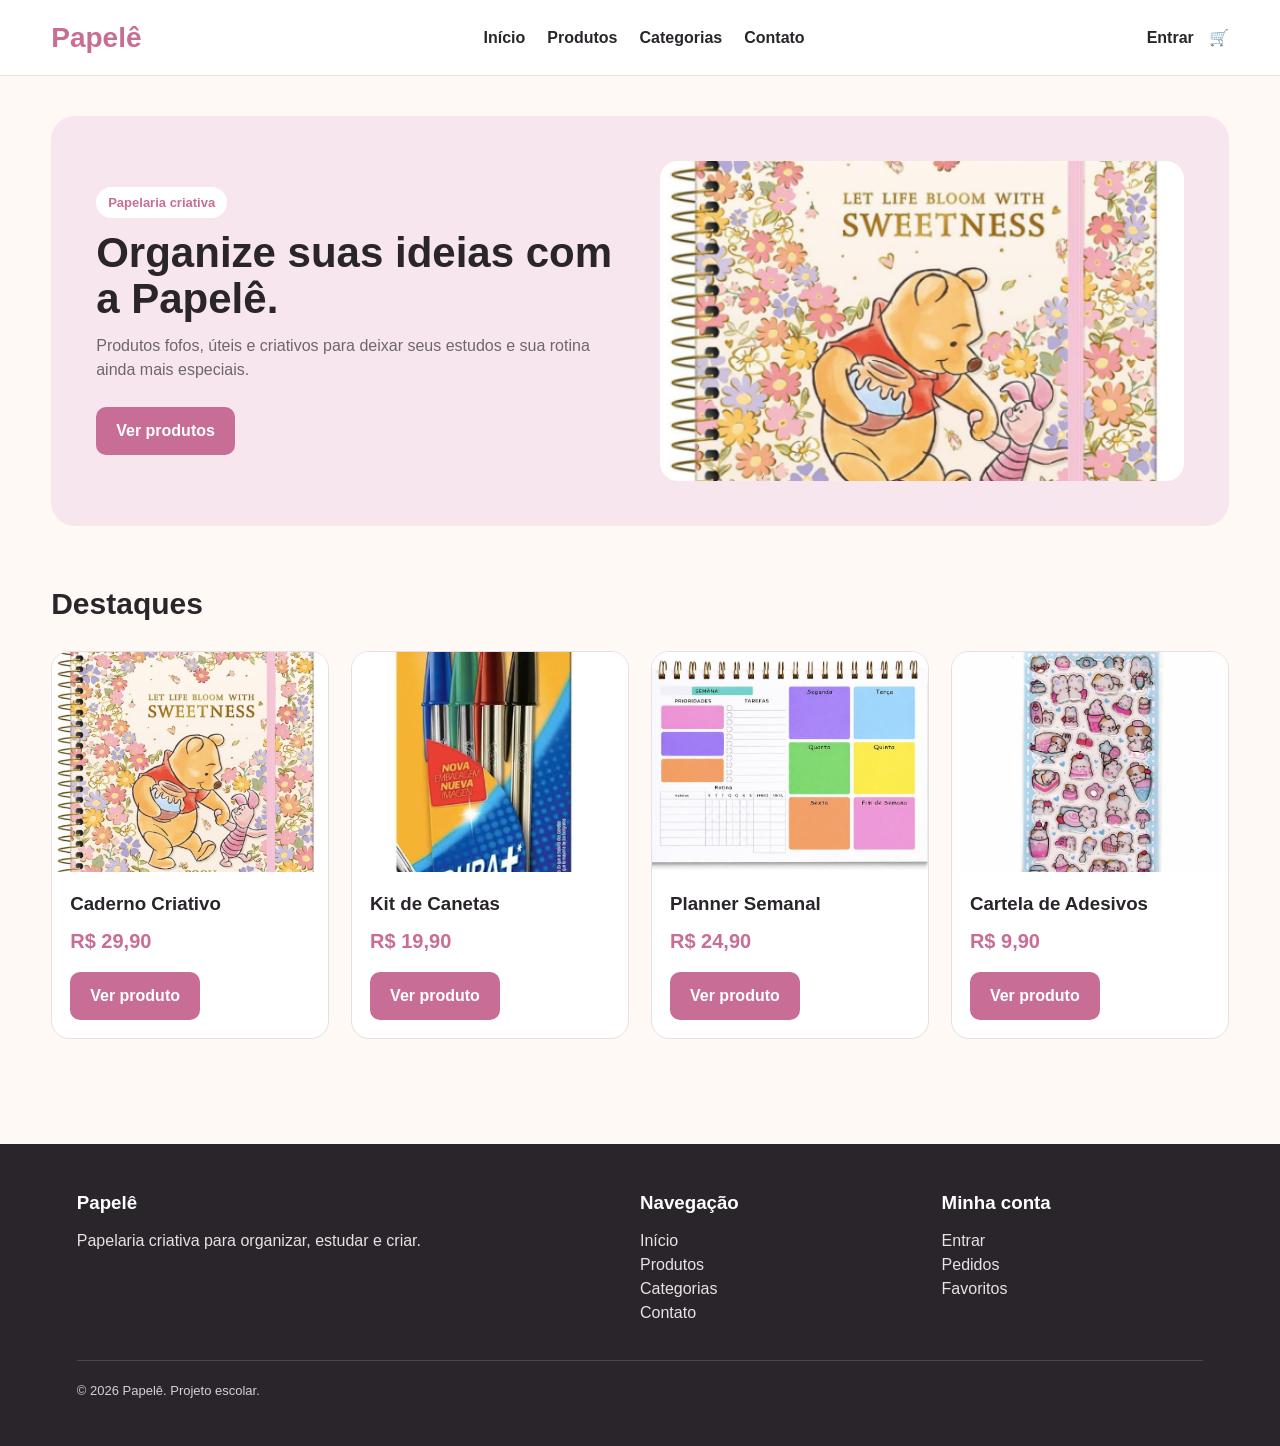
<file: papele/index.html>
<!DOCTYPE html>
<html lang="pt-BR">

<head>
    <meta charset="UTF-8">
    <meta name="viewport" content="width=device-width, initial-scale=1.0">

    <title>Papelê | Papelaria Criativa</title>

    <!-- CSS -->
    <link rel="stylesheet" href="../css/style.css">
</head>

<body>

    <!-- HEADER -->
    <header>
        <div class="header">

            <a href="index.html" class="logo">Papelê</a>

            <nav>
                <a href="index.html">Início</a>
                <a href="produtos.html">Produtos</a>
                <a href="categorias.html">Categorias</a>
                <a href="contato.html">Contato</a>
            </nav>

            <div class="acoes">
                <a href="login.html">Entrar</a>
                <a href="carrinho.html">🛒</a>
            </div>

        </div>
    </header>


    <!-- CONTEÚDO PRINCIPAL -->
    <main>

        <!-- BANNER -->
        <section class="banner container">

            <div class="banner-texto">

                <span class="tag">Papelaria criativa</span>

                <h1>
                    Organize suas ideias com a Papelê.
                </h1>

                <p>
                    Produtos fofos, úteis e criativos para deixar
                    seus estudos e sua rotina ainda mais especiais.
                </p>

                <a href="produtos.html" class="botao">
                    Ver produtos
                </a>

            </div>

            <div class="banner-imagem">
                <img src="../imagens/caderno.jpg" alt="Caderno criativo">
            </div>

        </section>


        <!-- DESTAQUES -->
        <section class="secao container">

            <h2 class="titulo-secao">
                Destaques
            </h2>

            <div class="produtos">

                <!-- PRODUTO 1 -->
                <article class="produto">

                    <img src="../imagens/caderno.jpg"
                         alt="Caderno Criativo">

                    <div class="produto-info">

                        <h3>Caderno Criativo</h3>

                        <p class="preco">
                            R$ 29,90
                        </p>

                        <a href="produto.html" class="botao">
                            Ver produto
                        </a>

                    </div>

                </article>


                <!-- PRODUTO 2 -->
                <article class="produto">

                    <img src="../imagens/canetas.jpg"
                         alt="Kit de Canetas">

                    <div class="produto-info">

                        <h3>Kit de Canetas</h3>

                        <p class="preco">
                            R$ 19,90
                        </p>

                        <a href="produtos.html" class="botao">
                            Ver produto
                        </a>

                    </div>

                </article>


                <!-- PRODUTO 3 -->
                <article class="produto">

                    <img src="../imagens/planner.jpg"
                         alt="Planner Semanal">

                    <div class="produto-info">

                        <h3>Planner Semanal</h3>

                        <p class="preco">
                            R$ 24,90
                        </p>

                        <a href="produtos.html" class="botao">
                            Ver produto
                        </a>

                    </div>

                </article>


                <!-- PRODUTO 4 -->
                <article class="produto">

                    <img src="../imagens/adesivos.jpg"
                         alt="Cartela de Adesivos">

                    <div class="produto-info">

                        <h3>Cartela de Adesivos</h3>

                        <p class="preco">
                            R$ 9,90
                        </p>

                        <a href="produtos.html" class="botao">
                            Ver produto
                        </a>

                    </div>

                </article>

            </div>

        </section>

    </main>


    <!-- FOOTER -->
    <footer>

        <div class="footer">

            <div>
                <h3>Papelê</h3>

                <p>
                    Papelaria criativa para organizar,
                    estudar e criar.
                </p>
            </div>


            <div>

                <h3>Navegação</h3>

                <a href="index.html">Início</a><br>
                <a href="produtos.html">Produtos</a><br>
                <a href="categorias.html">Categorias</a><br>
                <a href="contato.html">Contato</a>

            </div>


            <div>

                <h3>Minha conta</h3>

                <a href="login.html">Entrar</a><br>
                <a href="pedidos.html">Pedidos</a><br>
                <a href="favoritos.html">Favoritos</a>

            </div>

        </div>

        <p class="copyright">
            © 2026 Papelê. Projeto escolar.
        </p>

    </footer>

</body>

</html>
</file>
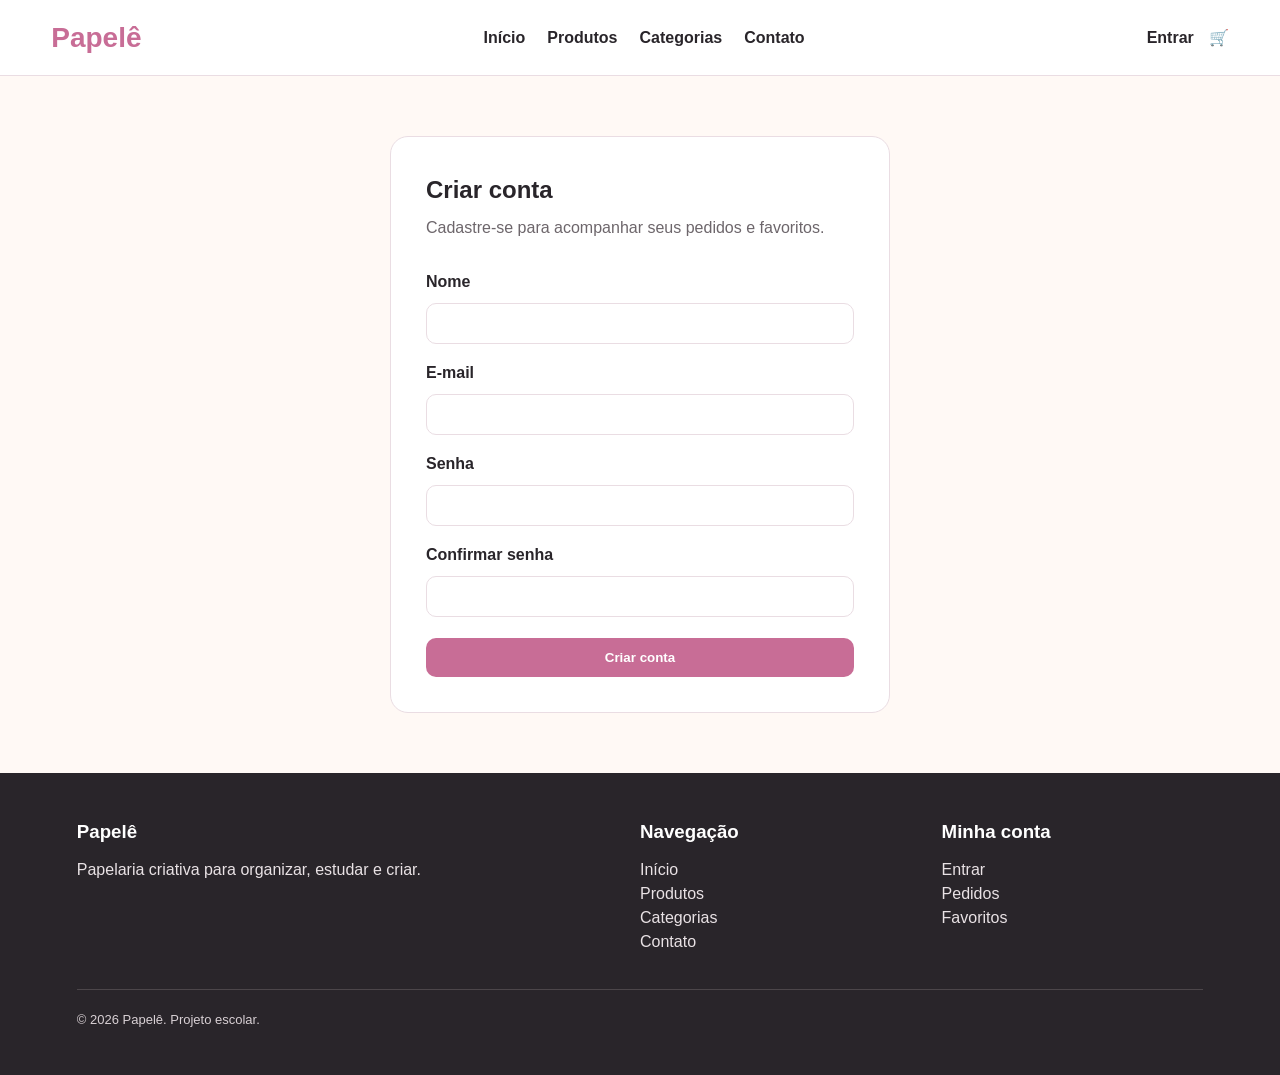
<file: papele/cadastro.html>
<!DOCTYPE html>
<html lang="pt-BR">

<head>

    <meta charset="UTF-8">

    <meta name="viewport"
          content="width=device-width, initial-scale=1.0">

    <title>Papelê | Cadastro</title>

   <link rel="stylesheet" href="../css/style.css">
</head>

<body>

    <header>

        <div class="header">

            <a href="index.html"
               class="logo">
                Papelê
            </a>

            <nav>

                <a href="index.html">
                    Início
                </a>

                <a href="produtos.html">
                    Produtos
                </a>

                <a href="categorias.html">
                    Categorias
                </a>

                <a href="contato.html">
                    Contato
                </a>

            </nav>

            <div class="acoes">

                <a href="login.html">
                    Entrar
                </a>

                <a href="carrinho.html">
                    🛒
                </a>

            </div>

        </div>

    </header>


    <main class="container">

        <section class="login-container">

            <h1>
                Criar conta
            </h1>

            <p>
                Cadastre-se para acompanhar seus
                pedidos e favoritos.
            </p>


            <form>

                <label for="nome">
                    Nome
                </label>

                <input
                    type="text"
                    id="nome"
                    required
                >


                <label for="email">
                    E-mail
                </label>

                <input
                    type="email"
                    id="email"
                    required
                >


                <label for="senha">
                    Senha
                </label>

                <input
                    type="password"
                    id="senha"
                    required
                >


                <label for="confirmar">
                    Confirmar senha
                </label>

                <input
                    type="password"
                    id="confirmar"
                    required
                >


                <button
                    type="submit"
                    class="botao">
                    Criar conta
                </button>

            </form>

        </section>

    </main>


    <footer>

        <div class="footer">

            <div>

                <h3>Papelê</h3>

                <p>
                    Papelaria criativa para organizar,
                    estudar e criar.
                </p>

            </div>

            <div>

                <h3>Navegação</h3>

                <a href="index.html">Início</a><br>
                <a href="produtos.html">Produtos</a><br>
                <a href="categorias.html">Categorias</a><br>
                <a href="contato.html">Contato</a>

            </div>

            <div>

                <h3>Minha conta</h3>

                <a href="login.html">Entrar</a><br>
                <a href="pedidos.html">Pedidos</a><br>
                <a href="favoritos.html">Favoritos</a>

            </div>

        </div>

        <p class="copyright">
            ©️ 2026 Papelê. Projeto escolar.
        </p>

    </footer>

</body>

</html>
</file>
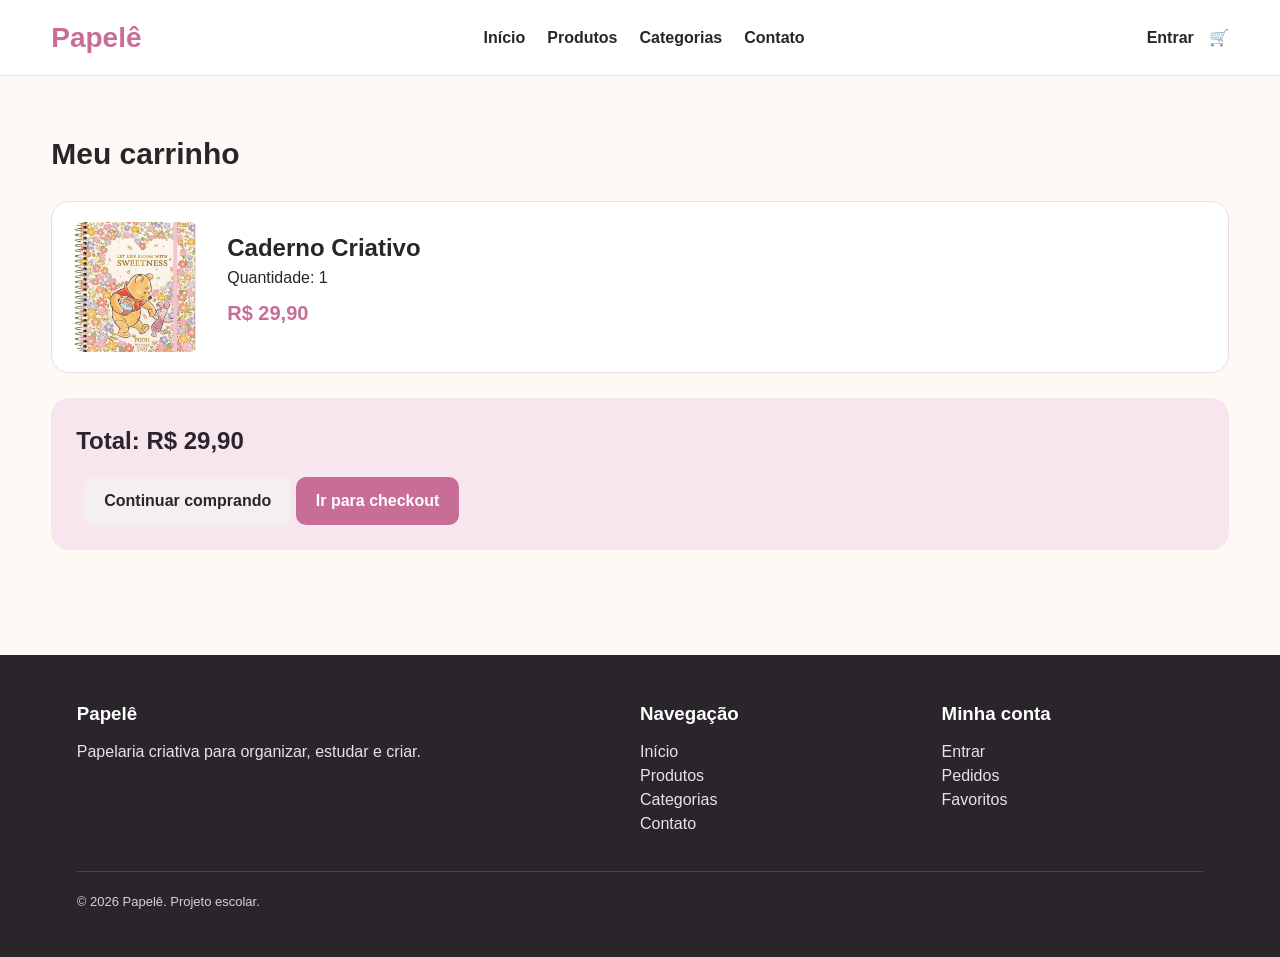
<file: papele/carrinho.html>
<!DOCTYPE html>
<html lang="pt-BR">

<head>

    <meta charset="UTF-8">

    <meta name="viewport"
          content="width=device-width, initial-scale=1.0">

    <title>Papelê | Carrinho</title>

   <link rel="stylesheet" href="../css/style.css">
</head>

<body>

    <header>

        <div class="header">

            <a href="index.html"
               class="logo">
                Papelê
            </a>

            <nav>

                <a href="index.html">
                    Início
                </a>

                <a href="produtos.html">
                    Produtos
                </a>

                <a href="categorias.html">
                    Categorias
                </a>

                <a href="contato.html">
                    Contato
                </a>

            </nav>

            <div class="acoes">

                <a href="login.html">
                    Entrar
                </a>

                <a href="carrinho.html">
                    🛒
                </a>

            </div>

        </div>

    </header>


    <main class="container">

        <section class="secao">

            <h1 class="titulo-secao">
                Meu carrinho
            </h1>


            <div class="carrinho-item">

                <img src="../imagens/caderno.jpg"
                     alt="Caderno Criativo">

                <div>

                    <h2>
                        Caderno Criativo
                    </h2>

                    <p>
                        Quantidade: 1
                    </p>

                    <p class="preco">
                        R$ 29,90
                    </p>

                </div>

            </div>


            <div class="carrinho-total">

                <h2>
                    Total: R$ 29,90
                </h2>

                <a href="produtos.html"
                   class="botao botao-secundario">
                    Continuar comprando
                </a>

                <a href="checkout.html"
                   class="botao">
                    Ir para checkout
                </a>

            </div>

        </section>

    </main>


    <footer>

        <div class="footer">

            <div>

                <h3>Papelê</h3>

                <p>
                    Papelaria criativa para organizar,
                    estudar e criar.
                </p>

            </div>

            <div>

                <h3>Navegação</h3>

                <a href="index.html">Início</a><br>
                <a href="produtos.html">Produtos</a><br>
                <a href="categorias.html">Categorias</a><br>
                <a href="contato.html">Contato</a>

            </div>

            <div>

                <h3>Minha conta</h3>

                <a href="login.html">Entrar</a><br>
                <a href="pedidos.html">Pedidos</a><br>
                <a href="favoritos.html">Favoritos</a>

            </div>

        </div>

        <p class="copyright">
            ©️ 2026 Papelê. Projeto escolar.
        </p>

    </footer>

</body>

</html>
</file>
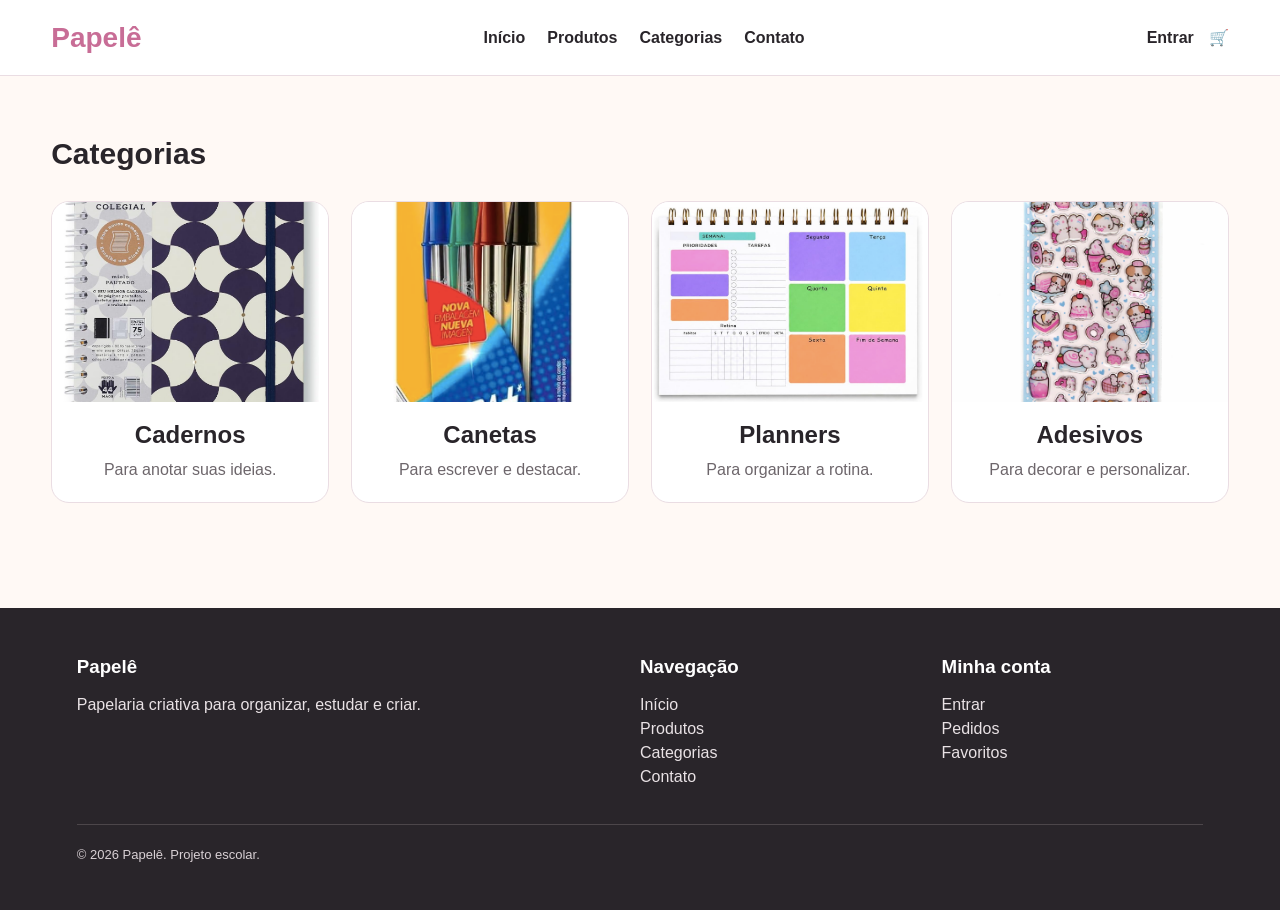
<file: papele/categorias.html>
<!DOCTYPE html>
<html lang="pt-BR">

<head>

    <meta charset="UTF-8">

    <meta name="viewport"
          content="width=device-width, initial-scale=1.0">

    <title>Papelê | Categorias</title>

    <link rel="stylesheet" href="../css/style.css">

</head>

<body>

    <header>

        <div class="header">

            <a href="index.html" class="logo">
                Papelê
            </a>

            <nav>

                <a href="index.html">
                    Início
                </a>

                <a href="produtos.html">
                    Produtos
                </a>

                <a href="categorias.html">
                    Categorias
                </a>

                <a href="contato.html">
                    Contato
                </a>

            </nav>

            <div class="acoes">

                <a href="login.html">
                    Entrar
                </a>

                <a href="carrinho.html">
                    🛒
                </a>

            </div>

        </div>

    </header>


    <main class="container">

        <section class="secao">

            <h1 class="titulo-secao">
                Categorias
            </h1>


            <div class="categorias">


                <!-- CADERNOS -->

                <a href="produtos.html" class="categoria">

                    <img src="../imagens/caderno1.jpg"
                         alt="Cadernos">

                    <h2>
                        Cadernos
                    </h2>

                    <p>
                        Para anotar suas ideias.
                    </p>

                </a>


                <!-- CANETAS -->

                <a href="produtos.html" class="categoria">

                    <img src="../imagens/canetas.jpg"
                         alt="Canetas">

                    <h2>
                        Canetas
                    </h2>

                    <p>
                        Para escrever e destacar.
                    </p>

                </a>


                <!-- PLANNERS -->

                <a href="produtos.html" class="categoria">

                    <img src="../imagens/planner.jpg"
                         alt="Planners">

                    <h2>
                        Planners
                    </h2>

                    <p>
                        Para organizar a rotina.
                    </p>

                </a>


                <!-- ADESIVOS -->

                <a href="produtos.html" class="categoria">

                    <img src="../imagens/adesivos.jpg"
                         alt="Adesivos">

                    <h2>
                        Adesivos
                    </h2>

                    <p>
                        Para decorar e personalizar.
                    </p>

                </a>


            </div>

        </section>

    </main>


    <footer>

        <div class="footer">


            <div>

                <h3>
                    Papelê
                </h3>

                <p>
                    Papelaria criativa para organizar,
                    estudar e criar.
                </p>

            </div>


            <div>

                <h3>
                    Navegação
                </h3>

                <a href="index.html">
                    Início
                </a>
                <br>

                <a href="produtos.html">
                    Produtos
                </a>
                <br>

                <a href="categorias.html">
                    Categorias
                </a>
                <br>

                <a href="contato.html">
                    Contato
                </a>

            </div>


            <div>

                <h3>
                    Minha conta
                </h3>

                <a href="login.html">
                    Entrar
                </a>
                <br>

                <a href="pedidos.html">
                    Pedidos
                </a>
                <br>

                <a href="favoritos.html">
                    Favoritos
                </a>

            </div>


        </div>


        <p class="copyright">

            ©️ 2026 Papelê. Projeto escolar.

        </p>

    </footer>


</body>

</html>
</file>
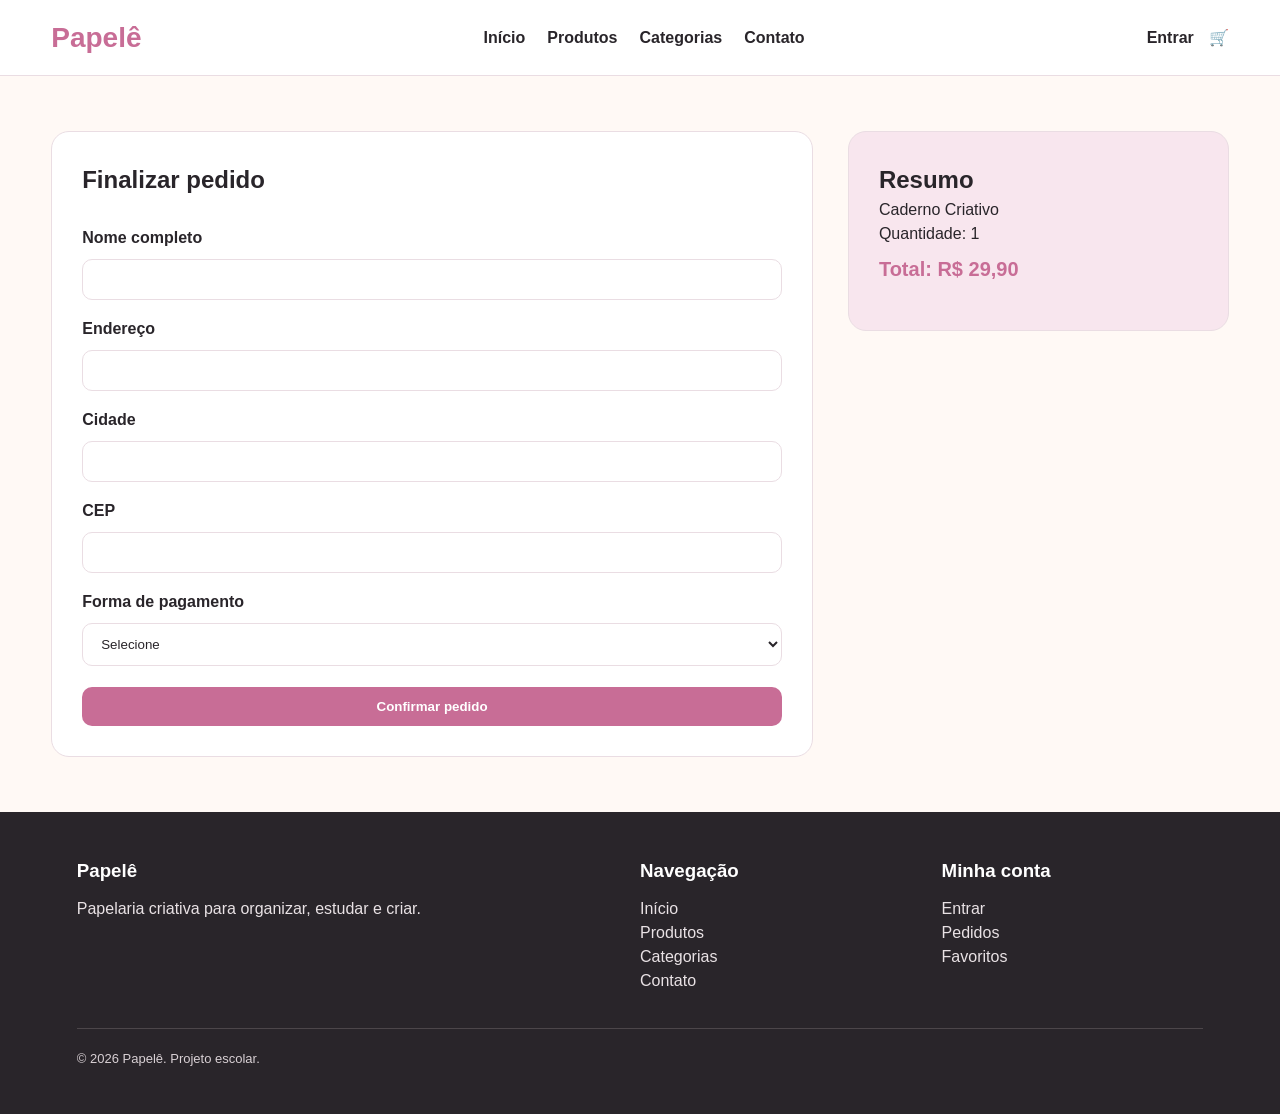
<file: papele/checkout.html>
<!DOCTYPE html>
<html lang="pt-BR">

<head>

    <meta charset="UTF-8">

    <meta name="viewport"
          content="width=device-width, initial-scale=1.0">

    <title>Papelê | Checkout</title>

   <link rel="stylesheet" href="../css/style.css">

</head>

<body>

    <header>

        <div class="header">

            <a href="index.html"
               class="logo">
                Papelê
            </a>

            <nav>

                <a href="index.html">
                    Início
                </a>

                <a href="produtos.html">
                    Produtos
                </a>

                <a href="categorias.html">
                    Categorias
                </a>

                <a href="contato.html">
                    Contato
                </a>

            </nav>

            <div class="acoes">

                <a href="login.html">
                    Entrar
                </a>

                <a href="carrinho.html">
                    🛒
                </a>

            </div>

        </div>

    </header>


    <main class="container">

        <section class="checkout">

            <div>

                <h1>
                    Finalizar pedido
                </h1>


                <form
                    action="pedidos.html"
                    method="get">


                    <label for="nome">
                        Nome completo
                    </label>

                    <input
                        type="text"
                        id="nome"
                        required
                    >


                    <label for="endereco">
                        Endereço
                    </label>

                    <input
                        type="text"
                        id="endereco"
                        required
                    >


                    <label for="cidade">
                        Cidade
                    </label>

                    <input
                        type="text"
                        id="cidade"
                        required
                    >


                    <label for="cep">
                        CEP
                    </label>

                    <input
                        type="text"
                        id="cep"
                        required
                    >


                    <label for="pagamento">
                        Forma de pagamento
                    </label>

                    <select
                        id="pagamento"
                        required>

                        <option value="">
                            Selecione
                        </option>

                        <option>
                            Pix
                        </option>

                        <option>
                            Cartão
                        </option>

                        <option>
                            Boleto
                        </option>

                    </select>


                    <button
                        type="submit"
                        class="botao">
                        Confirmar pedido
                    </button>

                </form>

            </div>


            <aside class="checkout-resumo">

                <h2>
                    Resumo
                </h2>

                <p>
                    Caderno Criativo
                </p>

                <p>
                    Quantidade: 1
                </p>

                <p class="preco">
                    Total: R$ 29,90
                </p>

            </aside>

        </section>

    </main>


    <footer>

        <div class="footer">

            <div>

                <h3>Papelê</h3>

                <p>
                    Papelaria criativa para organizar,
                    estudar e criar.
                </p>

            </div>

            <div>

                <h3>Navegação</h3>

                <a href="index.html">Início</a><br>
                <a href="produtos.html">Produtos</a><br>
                <a href="categorias.html">Categorias</a><br>
                <a href="contato.html">Contato</a>

            </div>

            <div>

                <h3>Minha conta</h3>

                <a href="login.html">Entrar</a><br>
                <a href="pedidos.html">Pedidos</a><br>
                <a href="favoritos.html">Favoritos</a>

            </div>

        </div>

        <p class="copyright">
            ©️ 2026 Papelê. Projeto escolar.
        </p>

    </footer>

</body>

</html>
</file>
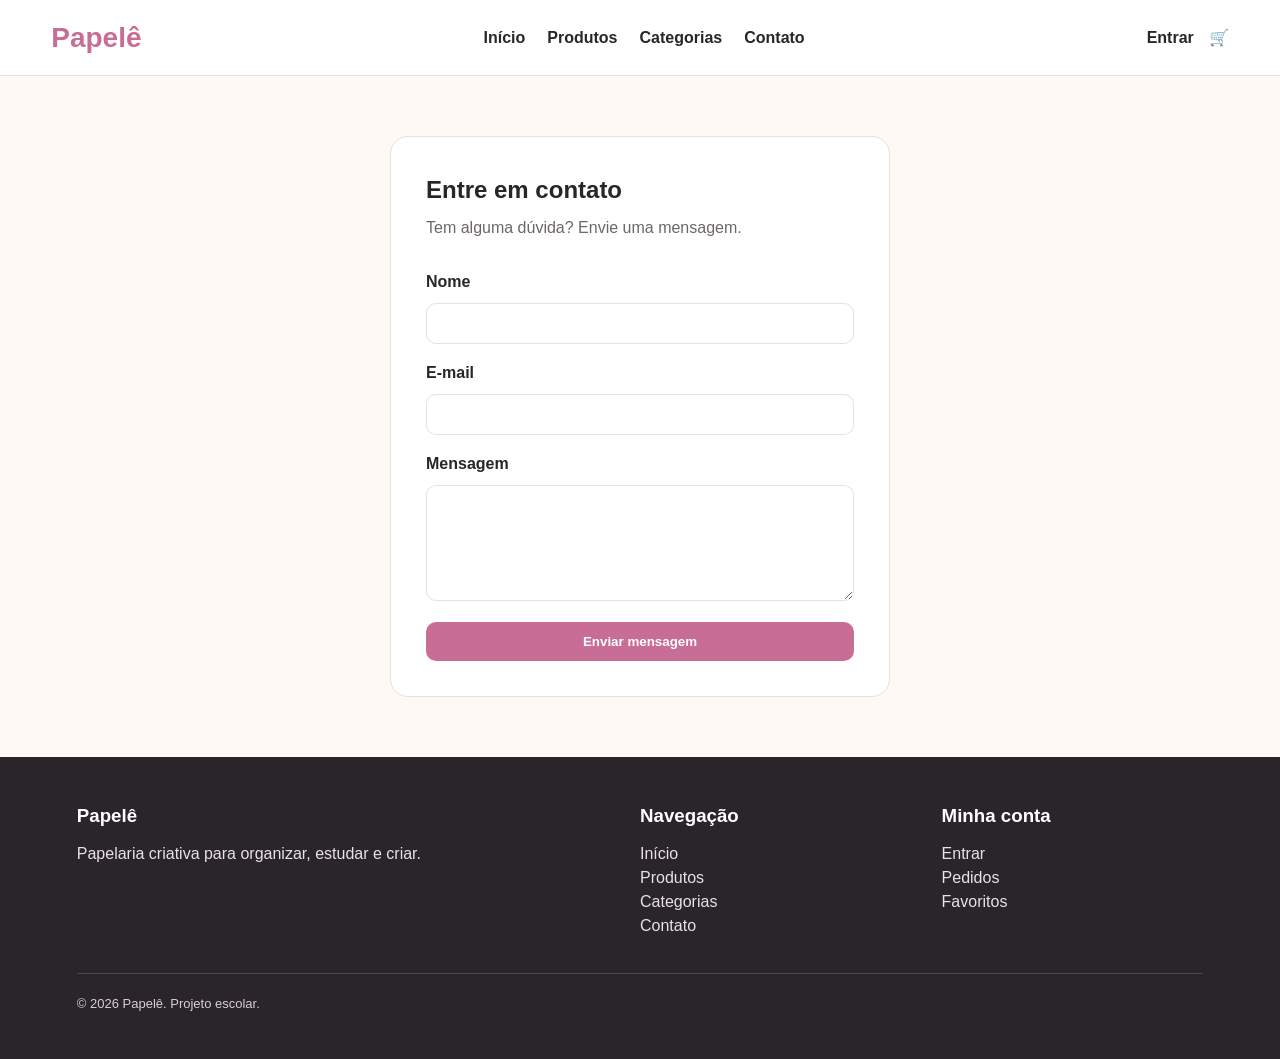
<file: papele/contato.html>
<!DOCTYPE html>
<html lang="pt-BR">

<head>

    <meta charset="UTF-8">

    <meta name="viewport"
          content="width=device-width, initial-scale=1.0">

    <title>Papelê | Contato</title>

   <link rel="stylesheet" href="../css/style.css">
</head>

<body>

    <header>

        <div class="header">

            <a href="index.html"
               class="logo">
                Papelê
            </a>

            <nav>

                <a href="index.html">
                    Início
                </a>

                <a href="produtos.html">
                    Produtos
                </a>

                <a href="categorias.html">
                    Categorias
                </a>

                <a href="contato.html">
                    Contato
                </a>

            </nav>

            <div class="acoes">

                <a href="login.html">
                    Entrar
                </a>

                <a href="carrinho.html">
                    🛒
                </a>

            </div>

        </div>

    </header>


    <main class="container">

        <section class="login-container">

            <h1>
                Entre em contato
            </h1>

            <p>
                Tem alguma dúvida?
                Envie uma mensagem.
            </p>


            <form>

                <label for="nome">
                    Nome
                </label>

                <input
                    type="text"
                    id="nome"
                    required
                >


                <label for="email">
                    E-mail
                </label>

                <input
                    type="email"
                    id="email"
                    required
                >


                <label for="mensagem">
                    Mensagem
                </label>

                <textarea
                    id="mensagem"
                    rows="6"
                    required>
                </textarea>


                <button
                    type="submit"
                    class="botao">
                    Enviar mensagem
                </button>

            </form>

        </section>

    </main>


    <footer>

        <div class="footer">

            <div>

                <h3>Papelê</h3>

                <p>
                    Papelaria criativa para organizar,
                    estudar e criar.
                </p>

            </div>

            <div>

                <h3>Navegação</h3>

                <a href="index.html">Início</a><br>
                <a href="produtos.html">Produtos</a><br>
                <a href="categorias.html">Categorias</a><br>
                <a href="contato.html">Contato</a>

            </div>

            <div>

                <h3>Minha conta</h3>

                <a href="login.html">Entrar</a><br>
                <a href="pedidos.html">Pedidos</a><br>
                <a href="favoritos.html">Favoritos</a>

            </div>

        </div>

        <p class="copyright">
            ©️ 2026 Papelê. Projeto escolar.
        </p>

    </footer>

</body>

</html>
</file>
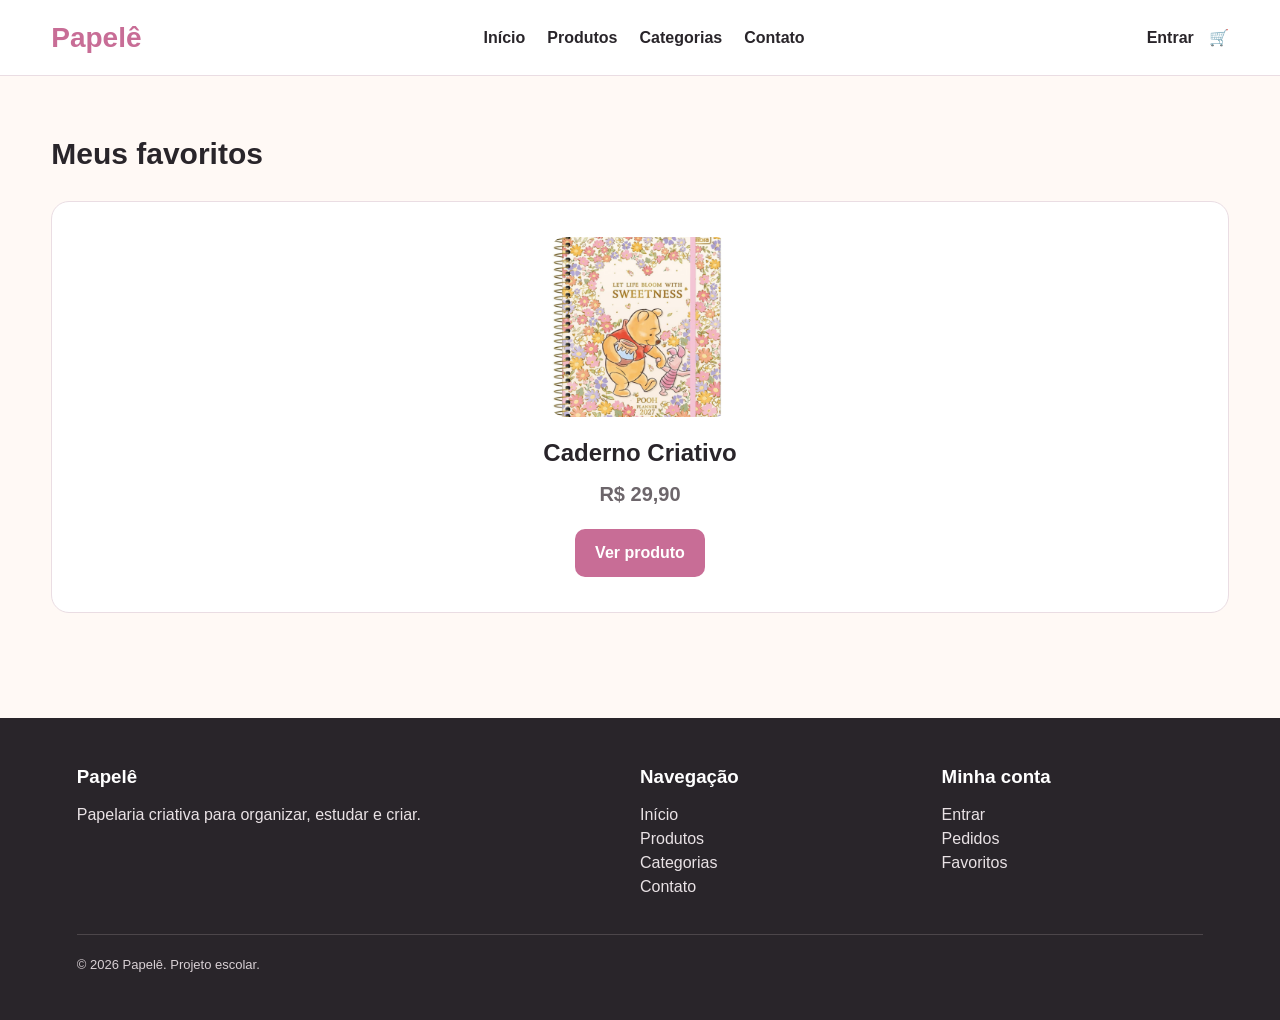
<file: papele/favoritos.html>
<!DOCTYPE html>
<html lang="pt-BR">

<head>

    <meta charset="UTF-8">

    <meta name="viewport"
          content="width=device-width, initial-scale=1.0">

    <title>Papelê | Favoritos</title>

    <link rel="stylesheet" href="../css/style.css">

</head>

<body>

    <header>

        <div class="header">

            <a href="index.html"
               class="logo">
                Papelê
            </a>

            <nav>

                <a href="index.html">
                    Início
                </a>

                <a href="produtos.html">
                    Produtos
                </a>

                <a href="categorias.html">
                    Categorias
                </a>

                <a href="contato.html">
                    Contato
                </a>

            </nav>

            <div class="acoes">

                <a href="login.html">
                    Entrar
                </a>

                <a href="carrinho.html">
                    🛒
                </a>

            </div>

        </div>

    </header>


    <main class="container">

        <section class="secao">

            <h1 class="titulo-secao">
                Meus favoritos
            </h1>

            <div id="container-favorito" class="favoritos-vazio">
                <img id="fav-img" src="../imagens/caderno.jpg" alt="Produto Favoritado">

                <h2 id="fav-nome">Caderno Criativo</h2>

                <p id="fav-preco" class="preco">R$ 29,90</p>

                <a href="produto.html" class="botao">
                    Ver produto
                </a>
            </div>

        </section>

    </main>


    <footer>

        <div class="footer">

            <div>

                <h3>Papelê</h3>

                <p>
                    Papelaria criativa para organizar,
                    estudar e criar.
                </p>

            </div>

            <div>

                <h3>Navegação</h3>

                <a href="index.html">Início</a><br>
                <a href="produtos.html">Produtos</a><br>
                <a href="categorias.html">Categorias</a><br>
                <a href="contato.html">Contato</a>

            </div>

            <div>

                <h3>Minha conta</h3>

                <a href="login.html">Entrar</a><br>
                <a href="pedidos.html">Pedidos</a><br>
                <a href="favoritos.html">Favoritos</a>

            </div>

        </div>

        <p class="copyright">
            ©️ 2026 Papelê. Projeto escolar.
        </p>

    </footer>

    <script>
        const produtoSalvo = JSON.parse(localStorage.getItem('produtoFavorito'));

        if (produtoSalvo) {
            document.getElementById('fav-img').src = produtoSalvo.imagem;
            document.getElementById('fav-nome').textContent = produtoSalvo.nome;
            document.getElementById('fav-preco').textContent = produtoSalvo.preco;
        }
    </script>

</body>

</html>
</file>
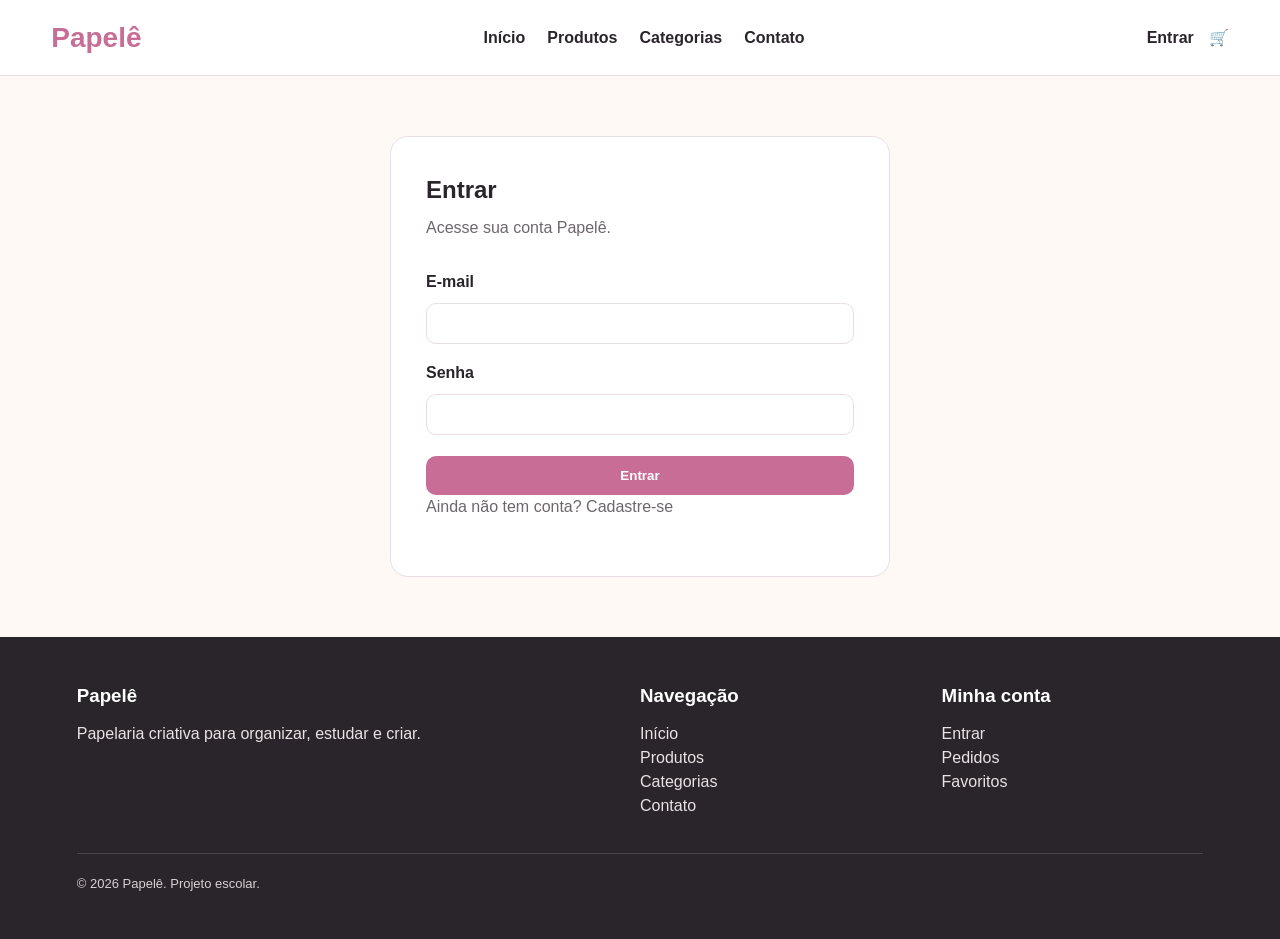
<file: papele/login.html>
<!DOCTYPE html>
<html lang="pt-BR">

<head>

    <meta charset="UTF-8">

    <meta name="viewport"
          content="width=device-width, initial-scale=1.0">

    <title>Papelê | Entrar</title>

   <link rel="stylesheet" href="../css/style.css">
</head>

<body>

    <header>

        <div class="header">

            <a href="index.html"
               class="logo">
                Papelê
            </a>

            <nav>

                <a href="index.html">
                    Início
                </a>

                <a href="produtos.html">
                    Produtos
                </a>

                <a href="categorias.html">
                    Categorias
                </a>

                <a href="contato.html">
                    Contato
                </a>

            </nav>

            <div class="acoes">

                <a href="login.html">
                    Entrar
                </a>

                <a href="carrinho.html">
                    🛒
                </a>

            </div>

        </div>

    </header>


    <main class="container">

        <section class="login-container">

            <h1>
                Entrar
            </h1>

            <p>
                Acesse sua conta Papelê.
            </p>


            <form>

                <label for="email">
                    E-mail
                </label>

                <input
                    type="email"
                    id="email"
                    required
                >


                <label for="senha">
                    Senha
                </label>

                <input
                    type="password"
                    id="senha"
                    required
                >


                <button
                    type="submit"
                    class="botao">
                    Entrar
                </button>

            </form>


            <p>
                Ainda não tem conta?

                <a href="cadastro.html">
                    Cadastre-se
                </a>
            </p>

        </section>

    </main>


    <footer>

        <div class="footer">

            <div>
                <h3>Papelê</h3>

                <p>
                    Papelaria criativa para organizar,
                    estudar e criar.
                </p>
            </div>

            <div>

                <h3>Navegação</h3>

                <a href="index.html">Início</a><br>
                <a href="produtos.html">Produtos</a><br>
                <a href="categorias.html">Categorias</a><br>
                <a href="contato.html">Contato</a>

            </div>

            <div>

                <h3>Minha conta</h3>

                <a href="login.html">Entrar</a><br>
                <a href="pedidos.html">Pedidos</a><br>
                <a href="favoritos.html">Favoritos</a>

            </div>

        </div>

        <p class="copyright">
            ©️ 2026 Papelê. Projeto escolar.
        </p>

    </footer>

</body>

</html>
</file>
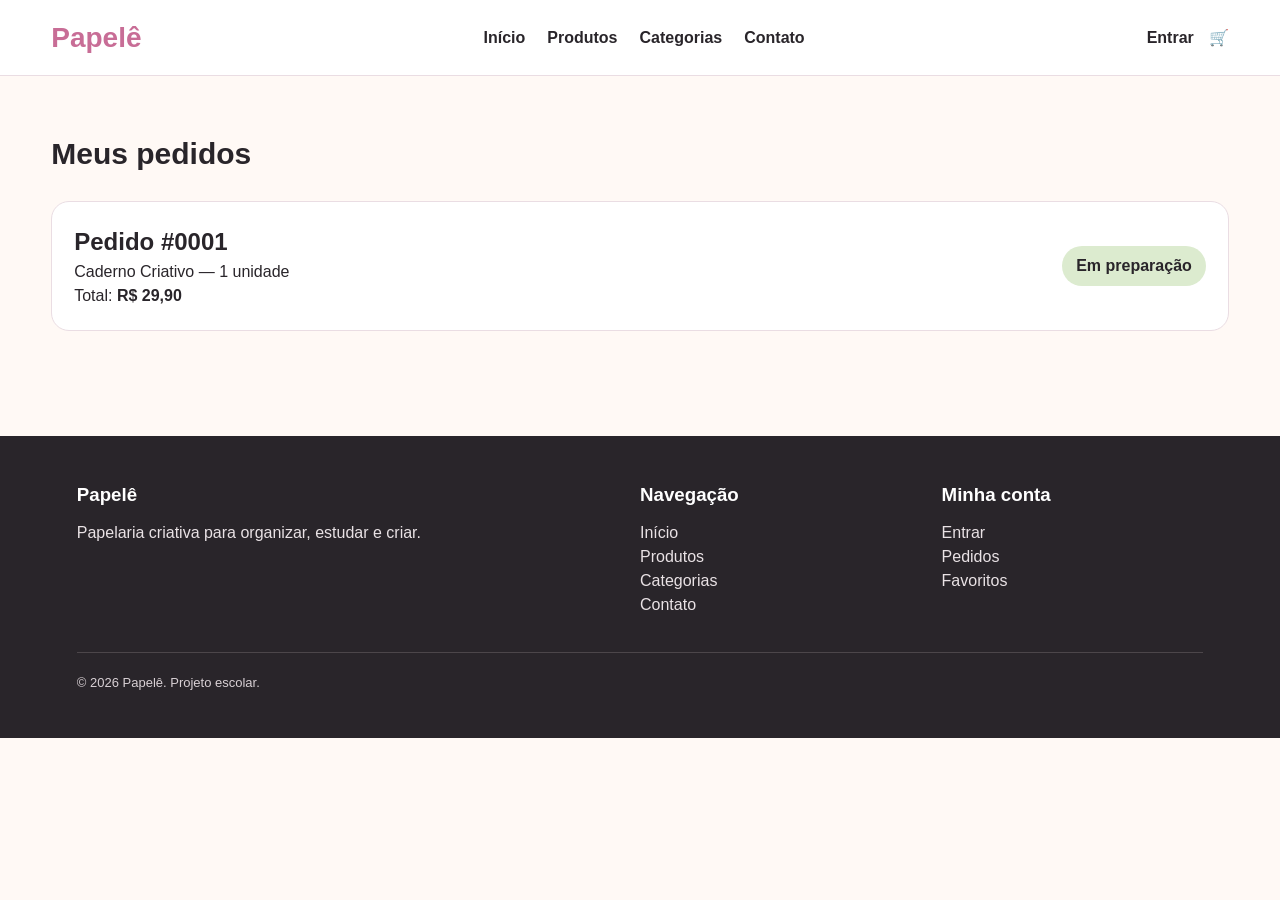
<file: papele/pedidos.html>
<!DOCTYPE html>
<html lang="pt-BR">

<head>

    <meta charset="UTF-8">

    <meta name="viewport"
          content="width=device-width, initial-scale=1.0">

    <title>Papelê | Pedidos</title>

   <link rel="stylesheet" href="../css/style.css">
</head>

<body>

    <header>

        <div class="header">

            <a href="index.html"
               class="logo">
                Papelê
            </a>

            <nav>

                <a href="index.html">
                    Início
                </a>

                <a href="produtos.html">
                    Produtos
                </a>

                <a href="categorias.html">
                    Categorias
                </a>

                <a href="contato.html">
                    Contato
                </a>

            </nav>

            <div class="acoes">

                <a href="login.html">
                    Entrar
                </a>

                <a href="carrinho.html">
                    🛒
                </a>

            </div>

        </div>

    </header>


    <main class="container">

        <section class="secao">

            <h1 class="titulo-secao">
                Meus pedidos
            </h1>


            <article class="pedido">

                <div>

                    <h2>
                        Pedido #0001
                    </h2>

                    <p>
                        Caderno Criativo — 1 unidade
                    </p>

                    <p>
                        Total:
                        <strong>
                            R$ 29,90
                        </strong>
                    </p>

                </div>


                <span class="status">
                    Em preparação
                </span>

            </article>

        </section>

    </main>


    <footer>

        <div class="footer">

            <div>

                <h3>Papelê</h3>

                <p>
                    Papelaria criativa para organizar,
                    estudar e criar.
                </p>

            </div>

            <div>

                <h3>Navegação</h3>

                <a href="index.html">Início</a><br>
                <a href="produtos.html">Produtos</a><br>
                <a href="categorias.html">Categorias</a><br>
                <a href="contato.html">Contato</a>

            </div>

            <div>

                <h3>Minha conta</h3>

                <a href="login.html">Entrar</a><br>
                <a href="pedidos.html">Pedidos</a><br>
                <a href="favoritos.html">Favoritos</a>

            </div>

        </div>

        <p class="copyright">
            ©️ 2026 Papelê. Projeto escolar.
        </p>

    </footer>

</body>

</html>
</file>
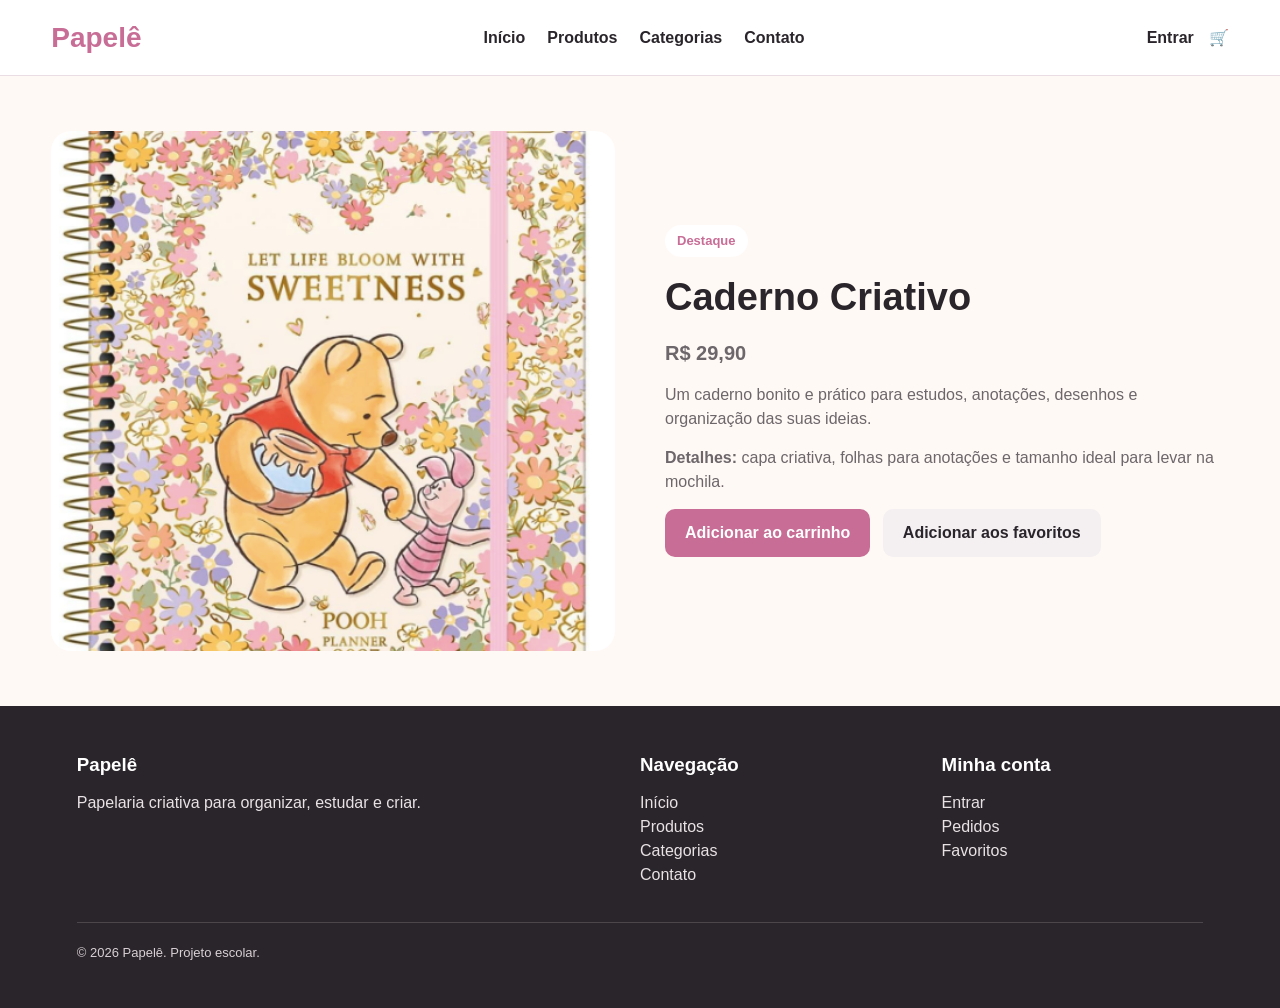
<file: papele/produto.html>
<!DOCTYPE html>
<html lang="pt-BR">

<head>

    <meta charset="UTF-8">

    <meta name="viewport"
          content="width=device-width, initial-scale=1.0">

    <title>Papelê | Caderno Criativo</title>

    <link rel="stylesheet" href="../css/style.css">

</head>

<body>

    <header>

        <div class="header">

            <a href="index.html"
               class="logo">
                Papelê
            </a>

            <nav>

                <a href="index.html">
                    Início
                </a>

                <a href="produtos.html">
                    Produtos
                </a>

                <a href="categorias.html">
                    Categorias
                </a>

                <a href="contato.html">
                    Contato
                </a>

            </nav>

            <div class="acoes">

                <a href="login.html">
                    Entrar
                </a>

                <a href="carrinho.html">
                    🛒
                </a>

            </div>

        </div>

    </header>


    <main class="container">

        <section class="produto-detalhes">

            <div class="produto-detalhes-imagem">

                <img src="../imagens/caderno.jpg"
                     alt="Caderno Criativo">

            </div>


            <div class="produto-detalhes-info">

                <span class="tag">
                    Destaque
                </span>

                <h1>
                    Caderno Criativo
                </h1>

                <p class="preco">
                    R$ 29,90
                </p>

                <p>
                    Um caderno bonito e prático para
                    estudos, anotações, desenhos e
                    organização das suas ideias.
                </p>

                <p>
                    <strong>Detalhes:</strong>
                    capa criativa, folhas para anotações
                    e tamanho ideal para levar na mochila.
                </p>

                <a href="carrinho.html"
                   class="botao">
                    Adicionar ao carrinho
                </a>

                <a href="favoritos.html"
                   class="botao botao-secundario">
                    Adicionar aos favoritos
                </a>

            </div>

        </section>

    </main>


    <footer>

        <div class="footer">

            <div>

                <h3>Papelê</h3>

                <p>
                    Papelaria criativa para organizar,
                    estudar e criar.
                </p>

            </div>

            <div>

                <h3>Navegação</h3>

                <a href="index.html">Início</a><br>
                <a href="produtos.html">Produtos</a><br>
                <a href="categorias.html">Categorias</a><br>
                <a href="contato.html">Contato</a>

            </div>

            <div>

                <h3>Minha conta</h3>

                <a href="login.html">Entrar</a><br>
                <a href="pedidos.html">Pedidos</a><br>
                <a href="favoritos.html">Favoritos</a>

            </div>

        </div>

        <p class="copyright">
            ©️ 2026 Papelê. Projeto escolar.
        </p>

    </footer>

</body>

</html>
</file>
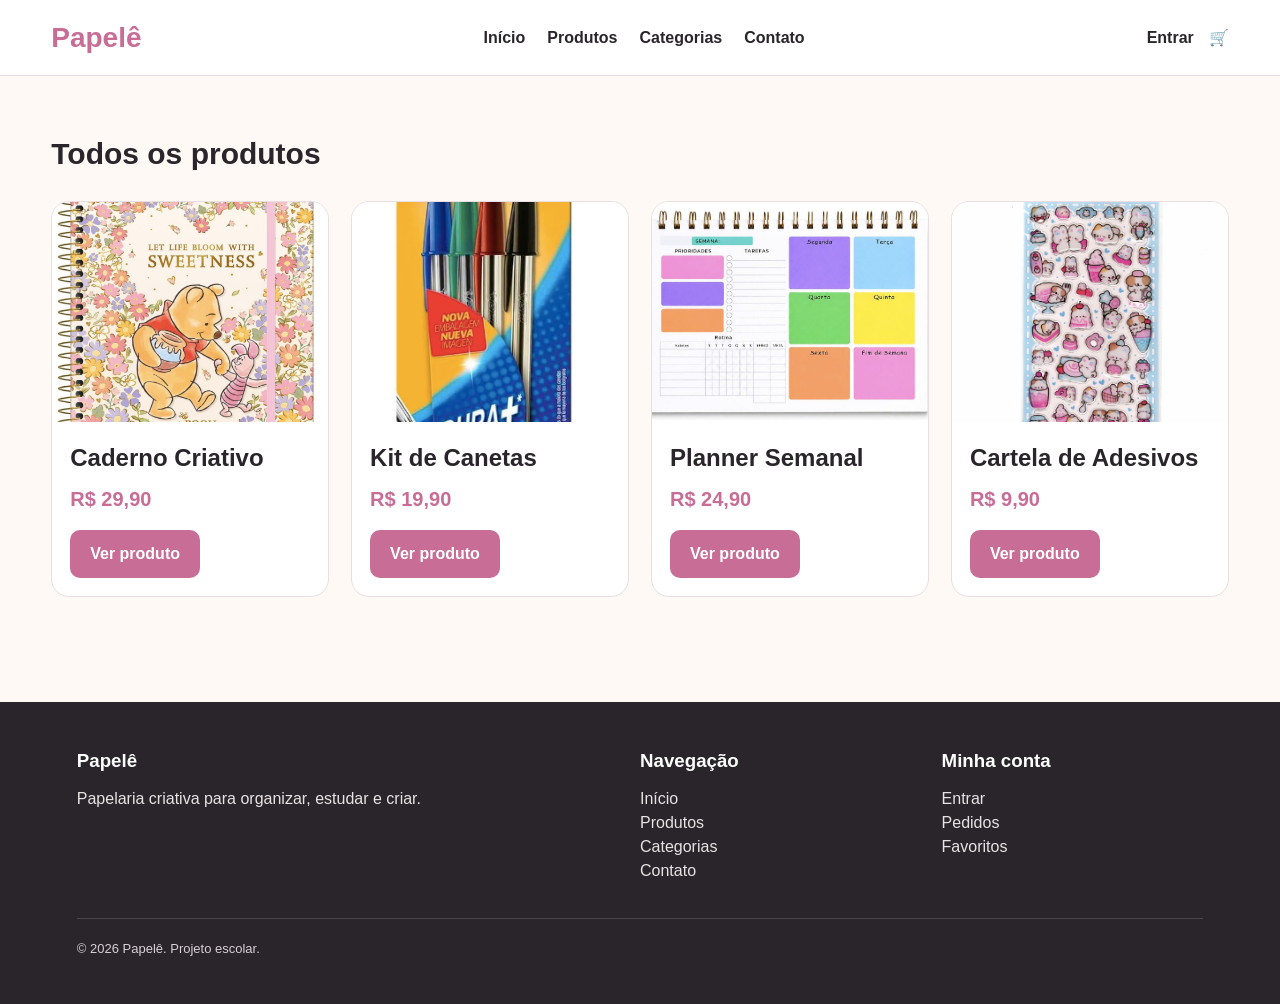
<file: papele/produtos.html>
<!DOCTYPE html>
<html lang="pt-BR">

<head>
    <meta charset="UTF-8">
    <meta name="viewport" content="width=device-width, initial-scale=1.0">

    <title>Papelê | Produtos</title>

    <link rel="stylesheet" href="../css/style.css">
</head>

<body>

    <header>
        <div class="header">

            <a href="index.html" class="logo">Papelê</a>

            <nav>
                <a href="index.html">Início</a>
                <a href="produtos.html">Produtos</a>
                <a href="categorias.html">Categorias</a>
                <a href="contato.html">Contato</a>
            </nav>

            <div class="acoes">
                <a href="login.html">Entrar</a>
                <a href="carrinho.html">🛒</a>
            </div>

        </div>
    </header>

    <main class="container">

        <section class="secao">

            <h1 class="titulo-secao">
                Todos os produtos
            </h1>

            <div class="produtos">

                <!-- CADERNO -->
                <article class="produto">

                    <img src="../imagens/caderno.jpg"
                         alt="Caderno Criativo">

                    <div class="produto-info">

                        <h2>Caderno Criativo</h2>

                        <p class="preco">
                            R$ 29,90
                        </p>

                        <a href="produto.html" class="botao">
                            Ver produto
                        </a>

                    </div>

                </article>

                <!-- CANETAS -->
                <article class="produto">

                    <img src="../imagens/canetas.jpg"
                         alt="Kit de Canetas">

                    <div class="produto-info">

                        <h2>Kit de Canetas</h2>

                        <p class="preco">
                            R$ 19,90
                        </p>

                        <a href="produto.html" class="botao">
                            Ver produto
                        </a>

                    </div>

                </article>

                <!-- PLANNER -->
                <article class="produto">

                    <img src="../imagens/planner.jpg"
                         alt="Planner Semanal">

                    <div class="produto-info">

                        <h2>Planner Semanal</h2>

                        <p class="preco">
                            R$ 24,90
                        </p>

                        <a href="produto.html" class="botao">
                            Ver produto
                        </a>

                    </div>

                </article>

                <!-- ADESIVOS -->
                <article class="produto">

                    <img src="../imagens/adesivos.jpg"
                         alt="Cartela de Adesivos">

                    <div class="produto-info">

                        <h2>Cartela de Adesivos</h2>

                        <p class="preco">
                            R$ 9,90
                        </p>

                        <a href="produto.html" class="botao">
                            Ver produto
                        </a>

                    </div>

                </article>

            </div>

        </section>

    </main>

    <footer>

        <div class="footer">

            <div>
                <h3>Papelê</h3>

                <p>
                    Papelaria criativa para organizar,
                    estudar e criar.
                </p>
            </div>

            <div>
                <h3>Navegação</h3>

                <a href="index.html">Início</a><br>
                <a href="produtos.html">Produtos</a><br>
                <a href="categorias.html">Categorias</a><br>
                <a href="contato.html">Contato</a>
            </div>

            <div>
                <h3>Minha conta</h3>

                <a href="login.html">Entrar</a><br>
                <a href="pedidos.html">Pedidos</a><br>
                <a href="favoritos.html">Favoritos</a>
            </div>

        </div>

        <p class="copyright">
            ©️ 2026 Papelê. Projeto escolar.
        </p>

    </footer>

</body>

</html>
</file>
<file: css/style.css>
:root {

    --rosa: #e9a9c3;
    --rosa-escuro: #c86d96;
    --rosa-claro: #f8e6ee;

    --fundo: #fff9f5;
    --branco: #ffffff;

    --texto: #29252a;
    --cinza: #6d666b;
    --cinza-claro: #f4f0f2;

    --borda: #eadde3;

    --verde: #dcebcf;
}


/* RESET */

* {
    margin: 0;
    padding: 0;
    box-sizing: border-box;
}


html {
    scroll-behavior: smooth;
}


body {

    font-family: Arial, Helvetica, sans-serif;

    background: var(--fundo);

    color: var(--texto);

    line-height: 1.5;
}


a {

    color: inherit;

    text-decoration: none;
}


img {

    max-width: 100%;

    display: block;
}


button,
input,
textarea,
select {

    font-family: inherit;
}


/* HEADER */

header {

    width: 100%;

    background: var(--branco);

    border-bottom: 1px solid var(--borda);

    position: sticky;

    top: 0;

    z-index: 100;
}


.header {

    width: 92%;

    max-width: 1200px;

    min-height: 75px;

    margin: auto;

    display: flex;

    align-items: center;

    justify-content: space-between;

    gap: 20px;
}


.logo {

    font-size: 28px;

    font-weight: bold;

    color: var(--rosa-escuro);
}


nav {

    display: flex;

    align-items: center;

    justify-content: center;

    gap: 22px;

    flex-wrap: wrap;
}


nav a,
.acoes a {

    font-weight: bold;

    transition: 0.2s;
}


nav a:hover,
.acoes a:hover {

    color: var(--rosa-escuro);
}


.acoes {

    display: flex;

    align-items: center;

    gap: 15px;
}


/* CONTAINER */

.container {

    width: 92%;

    max-width: 1200px;

    margin: auto;
}


/* BANNER */

.banner {

    margin-top: 40px;

    display: grid;

    grid-template-columns: 1fr 1fr;

    gap: 40px;

    align-items: center;

    background: var(--rosa-claro);

    border-radius: 24px;

    padding: 45px;
}


.banner-texto h1 {

    font-size: 42px;

    line-height: 1.1;

    margin: 12px 0;
}


.banner-texto p {

    color: var(--cinza);

    margin-bottom: 25px;

    max-width: 520px;
}


.banner-imagem img {

    width: 100%;

    height: 320px;

    object-fit: cover;

    border-radius: 18px;
}


.tag {

    display: inline-block;

    background: var(--branco);

    color: var(--rosa-escuro);

    padding: 6px 12px;

    border-radius: 20px;

    font-size: 13px;

    font-weight: bold;
}


/* BOTÕES */

.botao {

    display: inline-block;

    background: var(--rosa-escuro);

    color: var(--branco);

    border: none;

    border-radius: 10px;

    padding: 12px 20px;

    font-weight: bold;

    cursor: pointer;

    transition: 0.2s;
}


.botao:hover {

    opacity: 0.85;

    transform: translateY(-1px);
}


.botao-secundario {

    background: var(--cinza-claro);

    color: var(--texto);

    margin-left: 8px;
}


/* SEÇÕES */

.secao {

    padding: 55px 0;
}


.titulo-secao {

    font-size: 30px;

    margin-bottom: 25px;
}


/* PRODUTOS */

.produtos {

    display: grid;

    grid-template-columns: repeat(4, 1fr);

    gap: 22px;
}


.produto {

    background: var(--branco);

    border: 1px solid var(--borda);

    border-radius: 18px;

    overflow: hidden;

    transition: 0.2s;
}


.produto:hover {

    transform: translateY(-4px);
}


.produto > img {

    width: 100%;

    height: 220px;

    object-fit: cover;
}


.produto-info {

    padding: 18px;
}


.produto-info h2,
.produto-info h3 {

    margin-bottom: 8px;
}


.preco {

    color: var(--rosa-escuro);

    font-size: 20px;

    font-weight: bold;

    margin: 8px 0 16px;
}


/* PRODUTO DETALHADO */

.produto-detalhes {

    margin: 55px 0;

    display: grid;

    grid-template-columns: 1fr 1fr;

    gap: 50px;

    align-items: center;
}


.produto-detalhes-imagem img {

    width: 100%;

    max-height: 520px;

    object-fit: cover;

    border-radius: 20px;
}


.produto-detalhes-info h1 {

    font-size: 38px;

    margin: 12px 0;
}


.produto-detalhes-info p {

    color: var(--cinza);

    margin-bottom: 15px;
}


/* CARRINHO */

.carrinho-item {

    display: flex;

    align-items: center;

    gap: 25px;

    background: var(--branco);

    border: 1px solid var(--borda);

    border-radius: 18px;

    padding: 20px;
}


.carrinho-item img {

    width: 130px;

    height: 130px;

    object-fit: cover;

    border-radius: 14px;
}


.carrinho-total {

    margin-top: 25px;

    padding: 25px;

    background: var(--rosa-claro);

    border-radius: 18px;
}


.carrinho-total h2 {

    margin-bottom: 18px;
}


/* FORMULÁRIOS */

form {

    display: flex;

    flex-direction: column;

    gap: 9px;
}


label {

    font-weight: bold;

    margin-top: 8px;
}


input,
textarea,
select {

    width: 100%;

    padding: 12px 14px;

    border: 1px solid var(--borda);

    border-radius: 10px;

    background: var(--branco);

    color: var(--texto);

    outline: none;
}


input:focus,
textarea:focus,
select:focus {

    border-color: var(--rosa-escuro);
}


button {

    margin-top: 12px;
}


/* CATEGORIAS */

.categorias {

    display: grid;

    grid-template-columns: repeat(4, 1fr);

    gap: 22px;
}


.categoria {

    background: var(--branco);

    border: 1px solid var(--borda);

    border-radius: 18px;

    overflow: hidden;

    text-align: center;

    padding-bottom: 20px;
}


.categoria img {

    width: 100%;

    height: 200px;

    object-fit: cover;

    margin-bottom: 15px;
}


.categoria h2 {

    margin-bottom: 5px;
}


.categoria p {

    color: var(--cinza);
}


/* PEDIDOS */

.pedido {

    background: var(--branco);

    border: 1px solid var(--borda);

    border-radius: 18px;

    padding: 22px;

    display: flex;

    justify-content: space-between;

    align-items: center;

    gap: 20px;
}


.status {

    background: var(--verde);

    padding: 8px 14px;

    border-radius: 20px;

    font-weight: bold;
}


/* FAVORITOS */

.favoritos-vazio {

    text-align: center;

    background: var(--branco);

    border: 1px solid var(--borda);

    border-radius: 18px;

    padding: 35px;
}


.favoritos-vazio img {

    width: 180px;

    height: 180px;

    object-fit: cover;

    border-radius: 15px;

    margin: 0 auto 18px;
}


.favoritos-vazio p {

    color: var(--cinza);

    margin: 8px 0 20px;
}


/* LOGIN */

.login-container {

    width: 100%;

    max-width: 500px;

    margin: 60px auto;

    background: var(--branco);

    border: 1px solid var(--borda);

    border-radius: 18px;

    padding: 35px;
}


.login-container h1 {

    margin-bottom: 8px;
}


.login-container > p {

    color: var(--cinza);

    margin-bottom: 22px;
}


/* CHECKOUT */

.checkout {

    margin: 55px 0;

    display: grid;

    grid-template-columns: 2fr 1fr;

    gap: 35px;
}


.checkout > div,
.checkout-resumo {

    background: var(--branco);

    border: 1px solid var(--borda);

    border-radius: 18px;

    padding: 30px;
}


.checkout h1 {

    margin-bottom: 20px;
}


.checkout-resumo {

    height: fit-content;

    background: var(--rosa-claro);
}


/* FOOTER */

footer {

    background: var(--texto);

    color: var(--branco);

    margin-top: 50px;

    padding: 45px 6%;
}


.footer {

    width: 100%;

    max-width: 1200px;

    margin: auto;

    display: grid;

    grid-template-columns: 2fr 1fr 1fr;

    gap: 40px;
}


.footer h3 {

    margin-bottom: 12px;
}


.footer p,
.footer a {

    color: #e9e2e5;
}


.footer a:hover {

    color: var(--rosa);
}


.copyright {

    max-width: 1200px;

    margin: 35px auto 0;

    padding-top: 20px;

    border-top: 1px solid #4c464a;

    color: #d8d0d4;

    font-size: 13px;
}


/* TABLET */

@media (max-width: 1000px) {

    .produtos,
    .categorias {

        grid-template-columns: repeat(2, 1fr);
    }


    .banner,
    .produto-detalhes,
    .checkout {

        grid-template-columns: 1fr;
    }

}


/* CELULAR */

@media (max-width: 700px) {

    .header {

        padding: 15px 0;

        flex-direction: column;
    }


    nav {

        gap: 12px;
    }


    .banner {

        padding: 25px;
    }


    .banner-texto h1 {

        font-size: 32px;
    }


    .produto-detalhes-info h1 {

        font-size: 30px;
    }


    .footer {

        grid-template-columns: 1fr;

        gap: 25px;
    }


    .pedido {

        flex-direction: column;

        align-items: flex-start;
    }

}


/* CELULAR PEQUENO */

@media (max-width: 450px) {

    .produtos,
    .categorias {

        grid-template-columns: 1fr;
    }


    .banner-imagem img {

        height: 240px;
    }


    .carrinho-item {

        flex-direction: column;

        align-items: flex-start;
    }


    .carrinho-item img {

        width: 100%;

        height: 220px;
    }


    .botao {

        width: 100%;

        text-align: center;
    }


    .botao-secundario {

        margin-left: 0;

        margin-top: 10px;
    }


    .login-container {

        padding: 22px;
    }

}
</file>
